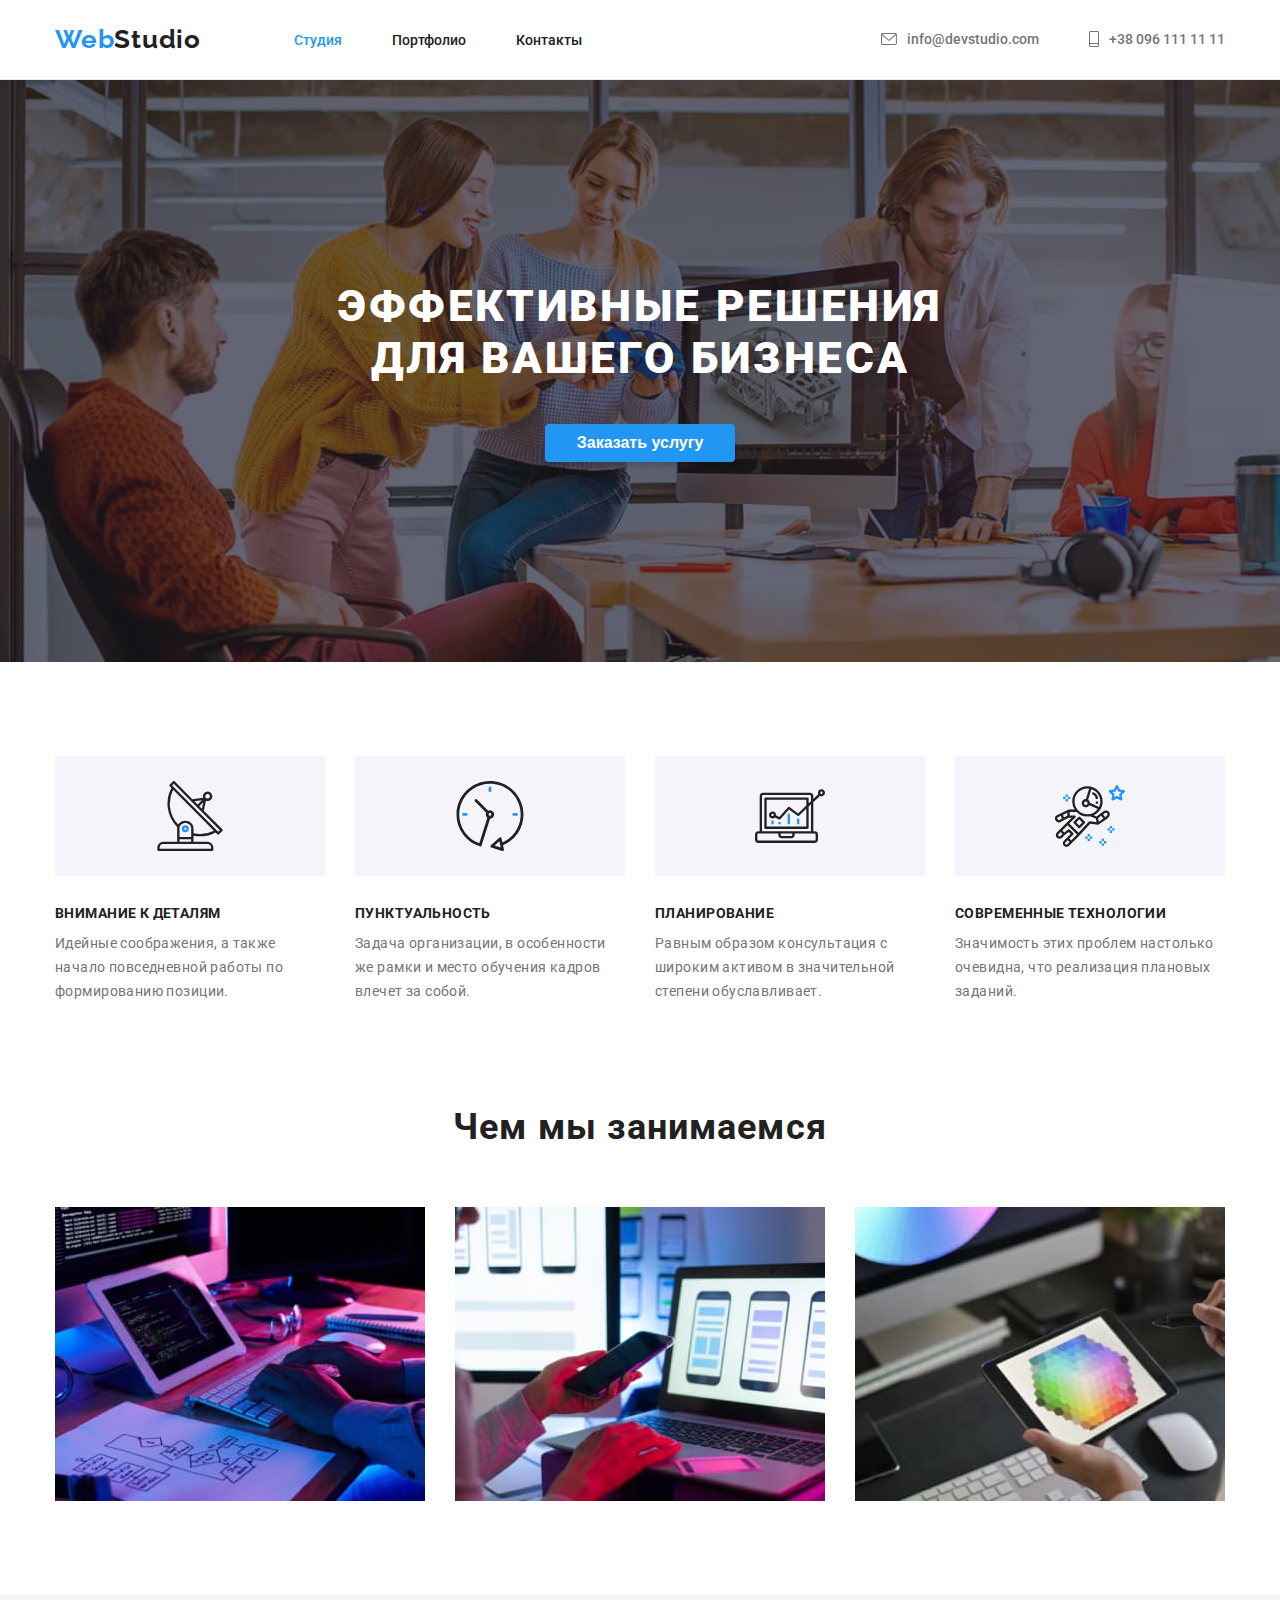
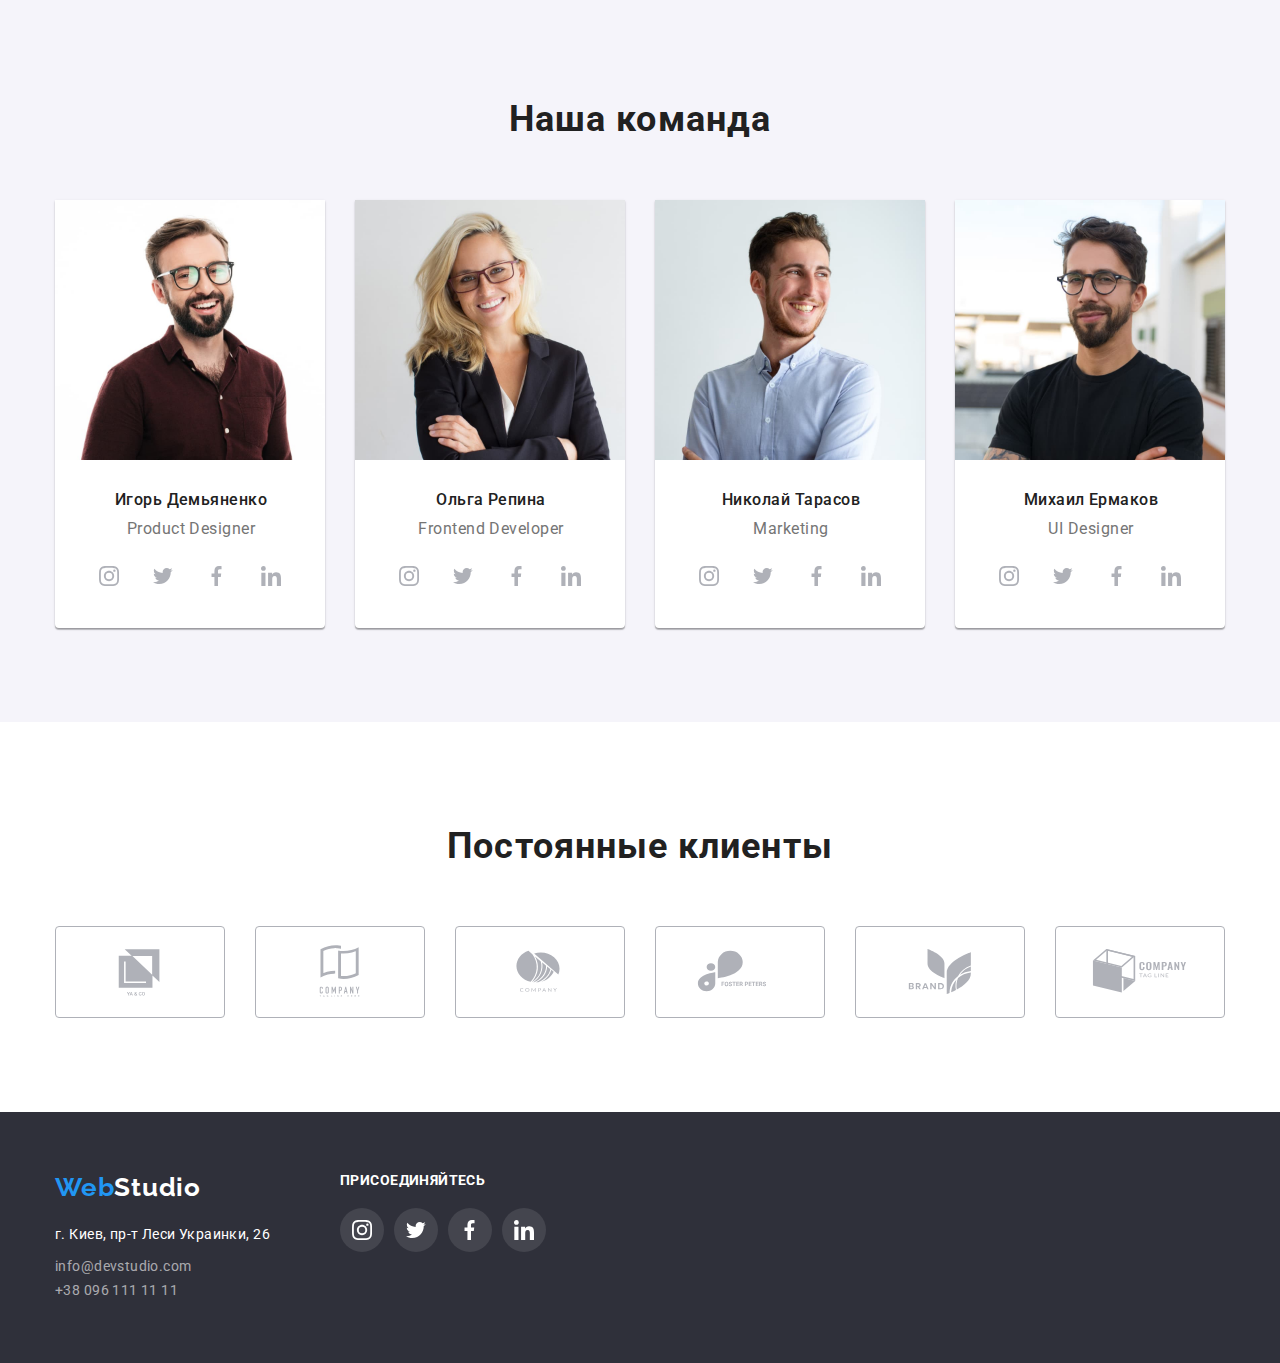
<file: index.html>
<!DOCTYPE html>
<html lang="ru">
<head>
    <meta charset="UTF-8">
    <meta http-equiv="X-UA-Compatible" content="IE=edge">
    <meta name="viewport" content="width=device-width, initial-scale=1.0">
    <title>Document</title>
    <link rel="preconnect" href="https://fonts.googleapis.com">
    <link rel="preconnect" href="https://fonts.googleapis.com">
    <link rel="preconnect" href="https://fonts.gstatic.com" crossorigin>
    <link href="https://fonts.googleapis.com/css2?family=Raleway:wght@700&family=Roboto:wght@400;500;700&display=swap" rel="stylesheet">
    <link rel="stylesheet" href="https://cdnjs.cloudflare.com/ajax/libs/modern-normalize/1.1.0/modern-normalize.min.css" integrity="sha512-wpPYUAdjBVSE4KJnH1VR1HeZfpl1ub8YT/NKx4PuQ5NmX2tKuGu6U/JRp5y+Y8XG2tV+wKQpNHVUX03MfMFn9Q==" crossorigin="anonymous" referrerpolicy="no-referrer" />
    <link rel="stylesheet" href="./css/reset.css">
    <link rel="stylesheet" href="./css/style.css">
</head>
<body>
    <header class="header">
        <div class="container header-container">
            <nav class="site-nav">
                <a href="./index.html" class="logo">Web<span>Studio</span> </a>
                    <ul class="nav-links">
                        <li class="nav-links-item"><a class="nav-links-link current" href="./index.html" >Студия</a></li>
                        <li class="nav-links-item"><a class="nav-links-link" href="./portfolio.html">Портфолио</a></li>
                        <li class="nav-links-item"><a class="nav-links-link" href="#">Контакты</a></li>
                    </ul>
            </nav>
            <ul class="contacts">
               <li class="contacts-item"><a class="contacts-link" href="mailto:info@devstudio.com">
                <svg class="mail-icon" width="16" height="12">
                    <use href="./images/sprite.svg#icon-envelopehover"></use>
                </svg>   
                    info@devstudio.com</a></li>
                <li class="contacts-item"><a class="contacts-link" href="tel:+380961111111">
                    <svg class="tel-icon" width="10" height="16">
                        <use href="./images/sprite.svg#icon-vector"></use>
                    </svg>
                    +38 096 111 11 11</a></li>
            </ul>
        </div>
    </header>
    <main>
        <section>
            <div class="hero">
                <div class="h1">
                    <h1>Эффективные решения для вашего бизнеса</h1>    
                </div>
                <div class="button-wrapper">
                    <button type="button" class="primary">Заказать услугу</button>
                </div>
            </div>
        </section>
        <section class="section">
            <div class="container">
                <h2 hidden>преимущества</h2>
                <ul class="about-us-list about-us-list-indent">
                    <li class="about-us about-us-antenna">
                        <div class="about-us-picture">
                            <svg class="about-us-picture-item" width="70" height="70">
                                <use href="./images/sprite.svg#icon-antenna-1"></use>
                            </svg>
                        </div>
                        <h3 class="list-of-benefits">Внимание к деталям</h3>
                        <p class="list-of-benefits-description">Идейные соображения, а также начало повседневной работы по формированию позиции.</p>        
                    </li>
                    <li class="about-us about-us-clock">
                        <div class="about-us-picture">
                            <svg class="about-us-picture-item" width="70" height="70">
                                <use href="./images/sprite.svg#icon-clock-1"></use>
                            </svg>
                        </div>
                         <h3 class="list-of-benefits">Пунктуальность</h3>
                         <p class="list-of-benefits-description">Задача организации, в особенности же рамки и место обучения кадров влечет за собой.</p>     
                    </li>
                    <li class="about-us about-us-diagram">
                        <div class="about-us-picture">
                            <svg class="about-us-picture-item" width="70" height="70">
                                <use href="./images/sprite.svg#icon-diagram-1"></use>
                            </svg>
                        </div>
                        <h3 class="list-of-benefits">Планирование</h3>
                        <p class="list-of-benefits-description">Равным образом консультация с широким активом в значительной степени обуславливает.</p>     
                    </li>    
                    <li class="about-us about-us-astronaut">
                        <div class="about-us-picture">
                            <svg class="about-us-picture-item" width="70" height="70">
                                <use href="./images/sprite.svg#icon-astronaut-1"></use>
                            </svg>
                        </div>
                        <h3 class="list-of-benefits">Современные технологии</h3>
                        <p class="list-of-benefits-description">Значимость этих проблем настолько очевидна, что реализация плановых заданий.</p>        
                    </li>
                </ul>
            </div>
        </section>
        <section class="section section-images">
            <div class="container">
                <h2 class="visible-title">Чем мы занимаемся</h2>
                <ul class="images">
                    <li class="images-indent"><img src="./images/img.jpg" alt="кодинг" width="370" height="294"></li>
                    <li class="images-indent"><img src="./images/img1.jpg" alt="стилизация" width="370" height="294" ></li>
                    <li class="images-indent"><img src="./images/img2.jpg" alt="адаптация" width="370" height="294" ></li>
                </ul>
            </div>
        </section>
        <section class="section team">
            <div class="container">
            <h2 class="visible-title">Наша команда</h2>
                <ul class="team-list">
                    <li class="employess-card">
                        <img src="./images/img3.jpg" alt="Игорь Демьяненко" width="270" height="260" >
                        <div class="employess-text">
                            <h3 class="employee-names">Игорь Демьяненко</h3>
                            <p lang="en" class="position-of-employees">Product Designer</p>
                            <ul class="social-list list">
                                <li class="social-list-item">
                                    <a class="social-list-link" href="">
                                        <svg class="social-list-icon" width="20" height="20">
                                            <use href="./images/sprite.svg#icon-instagram2"></use>
                                        </svg>
                                    </a>
                                </li>
                                <li class="social-list-item">
                                    <a class="social-list-link" href="">
                                        <svg class="social-list-icon" width="20" height="20">
                                            <use href="./images/sprite.svg#icon-vector5"></use>
                                        </svg>
                                    </a>
                                </li>
                                <li class="social-list-item">
                                    <a class="social-list-link" href="">
                                        <svg class="social-list-icon" width="20" height="20">
                                            <use href="./images/sprite.svg#icon-vector6"></use>
                                        </svg>
                                    </a>
                                </li>
                                <li class="social-list-item">
                                    <a class="social-list-link" href="">
                                        <svg class="social-list-icon" width="20" height="20">
                                            <use href="./images/sprite.svg#icon-linkedin1"></use>
                                        </svg>
                                    </a>
                                </li>
                            </ul>
                        </div>
                    </li>
                    <li class="employess-card">
                        <img src="./images/img4.jpg" alt="Ольга Репина" width="270" height="260" >
                        <div class="employess-text">
                            <h3 class="employee-names">Ольга Репина</h3>
                            <p lang="en" class="position-of-employees">Frontend Developer</p>
                            <ul class="social-list list">
                                <li class="social-list-item">
                                    <a class="social-list-link" href="">
                                        <svg class="social-list-icon" width="20" height="20">
                                            <use href="./images/sprite.svg#icon-instagram2"></use>
                                        </svg>
                                    </a>
                                </li>
                                <li class="social-list-item">
                                    <a class="social-list-link" href="">
                                        <svg class="social-list-icon" width="20" height="20">
                                            <use href="./images/sprite.svg#icon-vector5"></use>
                                        </svg>
                                    </a>
                                </li>
                                <li class="social-list-item">
                                    <a class="social-list-link" href="">
                                        <svg class="social-list-icon" width="20" height="20">
                                            <use href="./images/sprite.svg#icon-vector6"></use>
                                        </svg>
                                    </a>
                                </li>
                                <li class="social-list-item">
                                    <a class="social-list-link" href="">
                                        <svg class="social-list-icon" width="20" height="20">
                                            <use href="./images/sprite.svg#icon-linkedin1"></use>
                                        </svg>
                                    </a>
                                </li>
                            </ul>
                        </div>
                    </li>
                    <li class="employess-card">
                        <img src="./images/img5.jpg" alt="Николай Тарасов" width="270" height="260" >
                        <div class="employess-text">
                            <h3 class="employee-names">Николай Тарасов</h3>
                            <p lang="en" class="position-of-employees">Marketing</p>
                            <ul class="social-list list">
                                <li class="social-list-item">
                                    <a class="social-list-link" href="">
                                        <svg class="social-list-icon" width="20" height="20">
                                            <use href="./images/sprite.svg#icon-instagram2"></use>
                                        </svg>
                                    </a>
                                </li>
                                <li class="social-list-item">
                                    <a class="social-list-link" href="">
                                        <svg class="social-list-icon" width="20" height="20">
                                            <use href="./images/sprite.svg#icon-vector5"></use>
                                        </svg>
                                    </a>
                                </li>
                                <li class="social-list-item">
                                    <a class="social-list-link" href="">
                                        <svg class="social-list-icon" width="20" height="20">
                                            <use href="./images/sprite.svg#icon-vector6"></use>
                                        </svg>
                                    </a>
                                </li>
                                <li class="social-list-item">
                                    <a class="social-list-link" href="">
                                        <svg class="social-list-icon" width="20" height="20">
                                            <use href="./images/sprite.svg#icon-linkedin1"></use>
                                        </svg>
                                    </a>
                                </li>
                            </ul>
                        </div>
                    </li>
                    <li class="employess-card">
                        <img src="./images/img6.jpg" alt="Михаил Ермаков" width="270" height="260" >
                        <div class="employess-text">
                            <h3 class="employee-names">Михаил Ермаков</h3>
                            <p lang="en" class="position-of-employees">UI Designer</p>
                            <ul class="social-list list">
                                <li class="social-list-item">
                                    <a class="social-list-link" href="">
                                        <svg class="social-list-icon" width="20" height="20">
                                            <use href="./images/sprite.svg#icon-instagram2"></use>
                                        </svg>
                                    </a>
                                </li>
                                <li class="social-list-item">
                                    <a class="social-list-link" href="">
                                        <svg class="social-list-icon" width="20" height="20">
                                            <use href="./images/sprite.svg#icon-vector5"></use>
                                        </svg>
                                    </a>
                                </li>
                                <li class="social-list-item">
                                    <a class="social-list-link" href="">
                                        <svg class="social-list-icon" width="20" height="20">
                                            <use href="./images/sprite.svg#icon-vector6"></use>
                                        </svg>
                                    </a>
                                </li>
                                <li class="social-list-item">
                                    <a class="social-list-link" href="">
                                        <svg class="social-list-icon" width="20" height="20">
                                            <use href="./images/sprite.svg#icon-linkedin1"></use>
                                        </svg>
                                    </a>
                                </li>
                            </ul>
                        </div>
                    </li>
                </ul>
            </div>
        </section>
        <section class="section">
            <div class="container">
                <h2 class="visible-title">Постоянные клиенты</h2>
                <ul class="clients">
                    <li class="clients-link-item">
                        <a class="clients-link" href="">
                            <svg class="clients-icon" width="106" height="60">
                                <use href="./images/sprite.svg#icon-logo"></use>
                            </svg>
                        </a>
                    </li>
                    <li class="clients-link-item">
                        <a class="clients-link" href="">
                            <svg class="clients-icon" width="106" height="60">
                                <use href="./images/sprite.svg#icon-logo1"></use>
                            </svg>
                        </a>
                    </li>
                    <li class="clients-link-item">
                        <a class="clients-link" href="">
                            <svg class="clients-icon" width="106" height="60">
                                <use href="./images/sprite.svg#icon-logo2"></use>
                            </svg>
                        </a>
                    </li>
                    <li class="clients-link-item">
                        <a class="clients-link" href="">
                            <svg class="clients-icon" width="106" height="60">
                                <use href="./images/sprite.svg#icon-logo3"></use>
                            </svg>
                        </a>
                    </li>
                    <li class="clients-link-item">
                        <a class="clients-link" href="">
                            <svg class="clients-icon" width="106" height="60">
                                <use href="./images/sprite.svg#icon-logo4"></use>
                            </svg>
                        </a>
                    </li>
                    <li class="clients-link-item">
                        <a class="clients-link" href="">
                            <svg class="clients-icon" width="106" height="60">
                                <use href="./images/sprite.svg#icon-logo5"></use>
                            </svg>
                        </a>
                    </li>
                </ul>
            </div>
        </section>
    </main>
    <footer class="footer">
        <section class="container footer-section">
            <h2 hidden>контакты</h2>
            <div class="footer-container">
                <div class="logo-footer-block">
                    <a href="./index.html" class="logo-footer">Web<span class="logo-studio-footer">Studio</span> </a>
                </div>
            <address>    
                <ul>
                    <li class="footer-list address">г. Киев, пр-т Леси Украинки, 26</li>
                    <li class="footer-list"><a class="contacts-footer" href="mailto:info@devstudio.com">info@devstudio.com</a></li>
                    <li class="footer-list"><a class="contacts-footer" href="tel:+380961111111">+38 096 111 11 11</a></li>
                </ul>
            </address>
        </div>
        <div class="footer-container-social-netwok">
            <p class="footer-social-list-text">присоединяйтесь</p>
            <ul class="social-list">
                <li class="social-list-item">
                    <a class="footer-social-list-link" href="">
                        <svg class="footer-social-link" width="20" height="20">
                            <use href="./images/sprite.svg#icon-instagram2"></use>
                        </svg>
                    </a>
                </li>
                <li class="social-list-item">
                    <a class="footer-social-list-link" href="">
                        <svg class="footer-social-link" width="20" height="20">
                            <use href="./images/sprite.svg#icon-vector5"></use>
                        </svg>
                    </a>
                </li>
                <li class="social-list-item">
                    <a class="footer-social-list-link" href="">
                        <svg class="footer-social-link" width="20" height="20">
                            <use href="./images/sprite.svg#icon-vector6"></use>
                        </svg>
                    </a>
                </li>
                <li class="social-list-item">
                    <a class="footer-social-list-link" href="">
                        <svg class="footer-social-link" width="20" height="20">
                            <use href="./images/sprite.svg#icon-linkedin1"></use>
                        </svg>
                    </a>
                </li>
            </ul>
        </div>
        </section>      
    </footer>
</body>
</html>
</file>
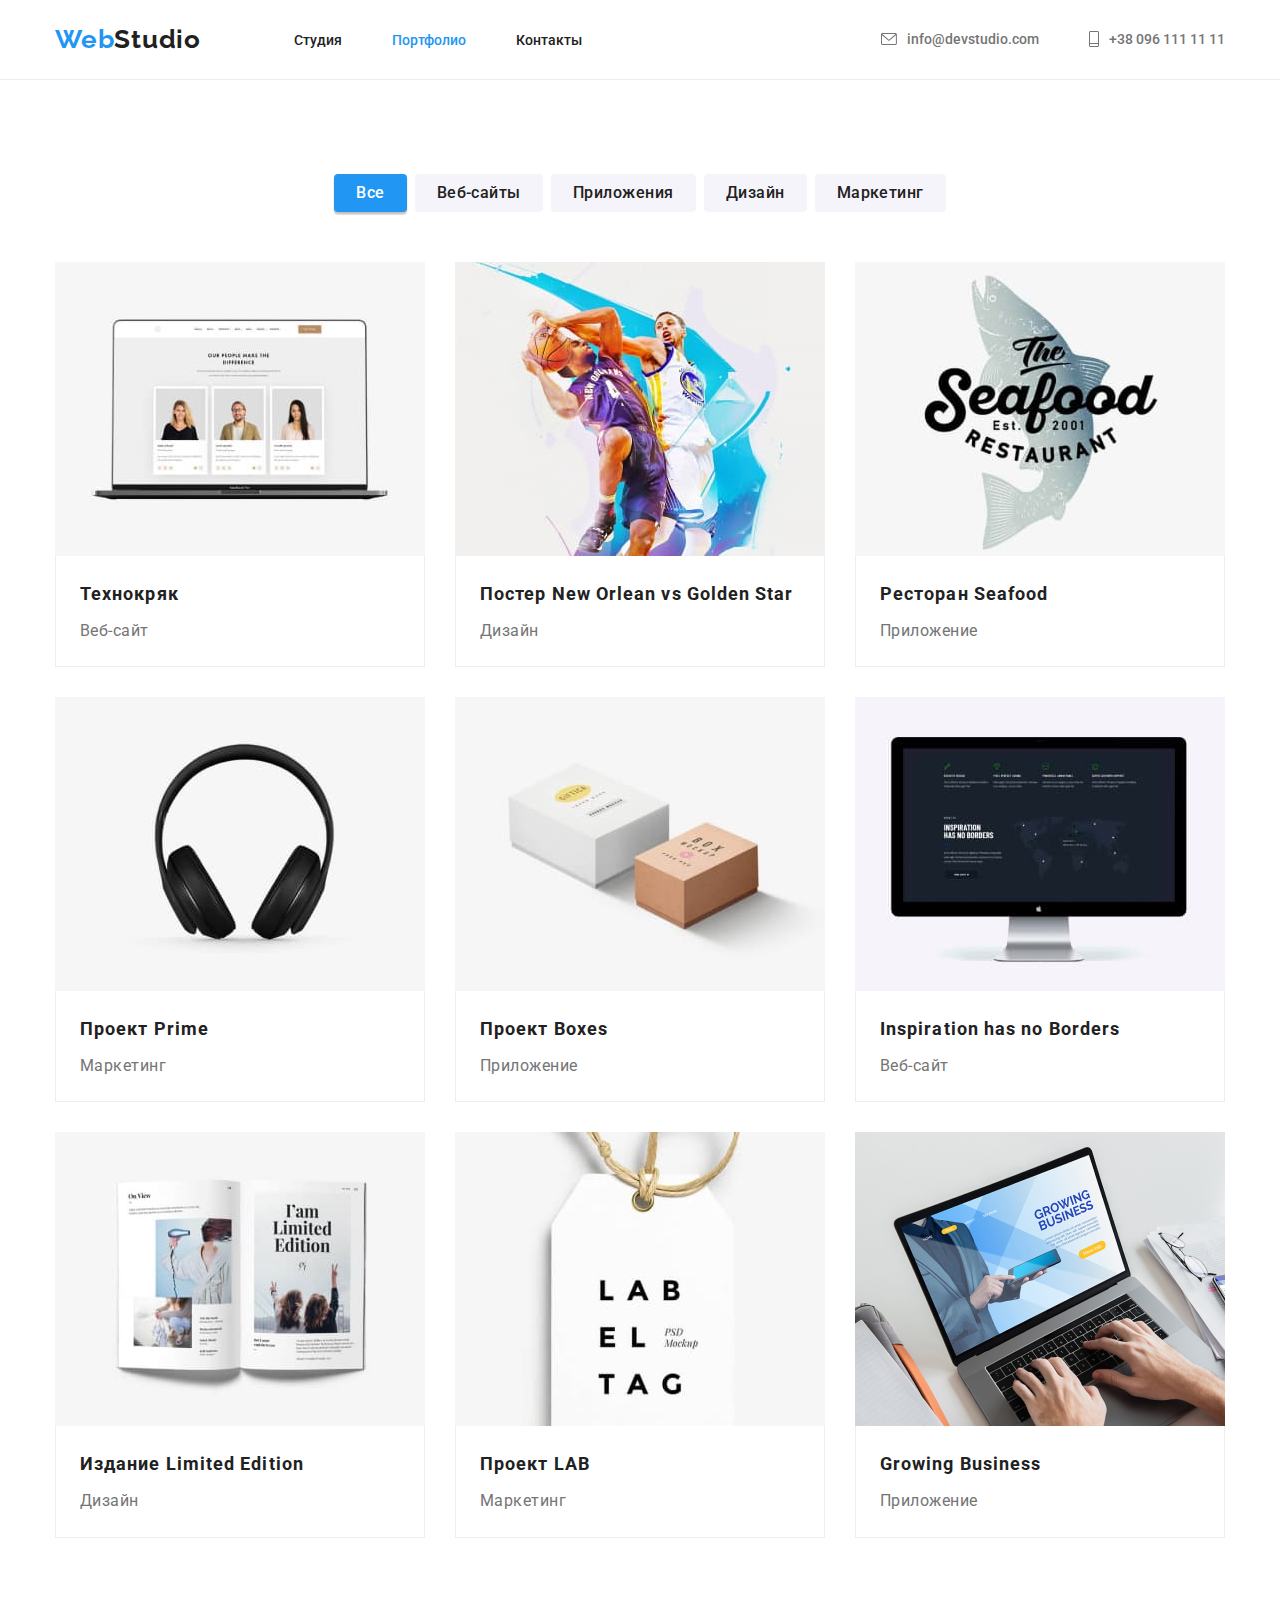
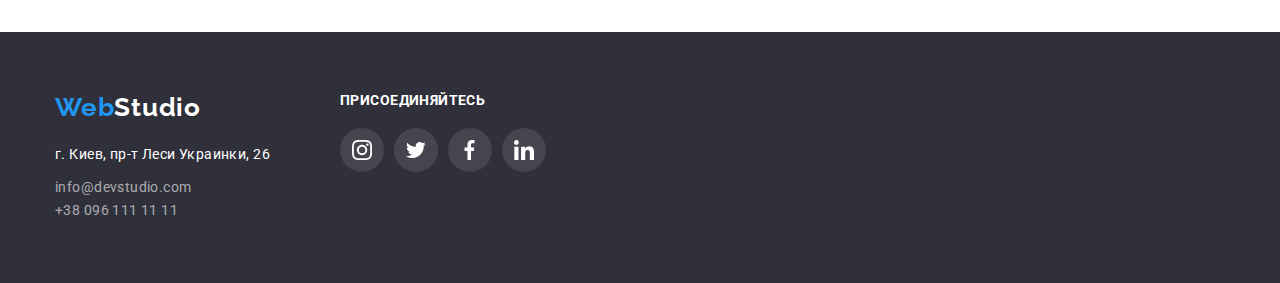
<file: portfolio.html>
<!DOCTYPE html>
<html lang="ru">
<head>
    <meta charset="UTF-8">
    <meta http-equiv="X-UA-Compatible" content="IE=edge">
    <meta name="viewport" content="width=device-width, initial-scale=1.0">
    <title>Document</title>
    <link rel="preconnect" href="https://fonts.googleapis.com">
    <link rel="preconnect" href="https://fonts.googleapis.com">
    <link rel="preconnect" href="https://fonts.gstatic.com" crossorigin>
    <link href="https://fonts.googleapis.com/css2?family=Raleway:wght@700&family=Roboto:wght@400;500;700&display=swap" rel="stylesheet">
    <link rel="stylesheet" href="https://cdnjs.cloudflare.com/ajax/libs/modern-normalize/1.1.0/modern-normalize.min.css" integrity="sha512-wpPYUAdjBVSE4KJnH1VR1HeZfpl1ub8YT/NKx4PuQ5NmX2tKuGu6U/JRp5y+Y8XG2tV+wKQpNHVUX03MfMFn9Q==" crossorigin="anonymous" referrerpolicy="no-referrer" />
    <link rel="stylesheet" href="./css/reset.css">
    <link rel="stylesheet" href="./css/style.css">
</head>
<body>
    <header class="header">
        <div class="container header-container">
            <nav class="site-nav">
                <a href="./index.html" class="logo">Web<span>Studio</span> </a>
                    <ul class="nav-links">
                        <li class="nav-links-item"><a class="nav-links-link" href="./index.html" >Студия</a></li>
                        <li class="nav-links-item"><a class="nav-links-link current" href="./portfolio.html">Портфолио</a></li>
                        <li class="nav-links-item"><a class="nav-links-link" href="#">Контакты</a></li>
                    </ul>
            </nav>
            <ul class="contacts">
               <li class="contacts-item"><a class="contacts-link" href="mailto:info@devstudio.com">
                <svg class="mail-icon" width="16" height="12">
                    <use href="./images/sprite.svg#icon-envelopehover"></use>
                </svg>   
                    info@devstudio.com</a></li>
                <li class="contacts-item"><a class="contacts-link" href="tel:+380961111111">
                    <svg class="tel-icon" width="10" height="16">
                        <use href="./images/sprite.svg#icon-vector"></use>
                    </svg>
                    +38 096 111 11 11</a></li>
            </ul>
        </div>
    </header>
    <main>
        <section class="section">
            <div class="container">
            <h1 hidden>Наши проекты</h1>
                <ul class="button-list">
                    <li class="button-item">
                        <button type="button" class="button all">Все</button>
                    </li>
                    <li class="button-item">
                        <button type="button" class="button">Веб-сайты</button>
                    </li>
                    <li class="button-item">
                        <button type="button" class="button">Приложения</button>
                    </li>
                    <li class="button-item">
                        <button type="button" class="button">Дизайн</button>
                    </li>
                    <li class="button-item">
                        <button type="button" class="button">Маркетинг</button>
                    </li>
                </ul>
                <ul class="cards-container">
                    <li class="cards-block">
                        <img src="./images/portfolio-img.jpg" alt="вид сайта на ноуте" width="370" height="294">
                        <div class="cards-text">
                            <h2 class="cards">Технокряк</h2>
                            <p class="cards-type">Веб-сайт</p>
                        </div>
                    </li>
                    <li class="cards-block">
                        <img src="./images/portfolio-img1.jpg" alt="баскетбол" width="370" height="294">
                        <div class="cards-text">
                            <h2 class="cards">Постер New Orlean vs Golden Star</h2> 
                            <p class="cards-type">Дизайн</p>
                        </div>
                    </li>
                    <li class="cards-block">
                        <img src="./images/portfolio-img2.jpg" alt="логотип" width="370" height="294">
                        <div class="cards-text">
                            <h2 class="cards">Ресторан Seafood</h2> 
                            <p class="cards-type">Приложение</p>
                        </div>
                    </li>
                    <li class="cards-block">
                        <img src="./images/portfolio-img3.jpg" alt="наушники" width="370" height="294">
                        <div class="cards-text">
                            <h2 class="cards">Проект Prime</h2> 
                            <p class="cards-type">Маркетинг</p>
                        </div>
                    </li>
                    <li class="cards-block">
                        <img src="./images/portfolio-img4.jpg" alt="коробки" width="370" height="294">
                        <div class="cards-text">
                            <h2 class="cards">Проект Boxes</h2> 
                            <p class="cards-type">Приложение</p>
                        </div>
                    </li>
                    <li class="cards-block">
                        <img src="./images/portfolio-img5.jpg" alt="монитор" width="370" height="294">
                        <div class="cards-text">
                            <h2 class="cards">Inspiration has no Borders</h2>
                            <p class="cards-type">Веб-сайт</p>
                        </div>
                    </li>
                    <li class="cards-block">
                        <img src="./images/portfolio-img6.jpg" alt="книга" width="370" height="294">
                        <div class="cards-text">
                            <h2 class="cards">Издание Limited Edition</h2> 
                            <p class="cards-type">Дизайн</p>
                        </div>
                    </li>
                    <li class="cards-block">
                        <img src="./images/portfolio-img7.jpg" alt="буквы" width="370" height="294">
                        <div class="cards-text">
                            <h2 class="cards">Проект LAB</h2> 
                            <p class="cards-type">Маркетинг</p>
                        </div>
                    </li>
                    <li class="cards-block">
                        <img src="./images/portfolio-img8.jpg" alt="работа за ноутом" width="370" height="294">
                        <div class="cards-text">
                            <h2 class="cards">Growing Business</h2>
                            <p class="cards-type">Приложение</p>
                        </div>
                    </li>
                </ul>
            </div>
        </section>
    </main>
    <footer class="footer">
        <section class="container footer-section">
            <h2 hidden>контакты</h2>
            <div class="footer-container">
                <div class="logo-footer-block">
                    <a href="./index.html" class="logo-footer">Web<span class="logo-studio-footer">Studio</span> </a>
                </div>
            <address>    
                <ul>
                    <li class="footer-list address">г. Киев, пр-т Леси Украинки, 26</li>
                    <li class="footer-list"><a class="contacts-footer" href="mailto:info@devstudio.com">info@devstudio.com</a></li>
                    <li class="footer-list"><a class="contacts-footer" href="tel:+380961111111">+38 096 111 11 11</a></li>
                </ul>
            </address>
        </div>
        <div class="footer-container-social-netwok">
            <p class="footer-social-list-text">присоединяйтесь</p>
            <ul class="social-list">
                <li class="social-list-item">
                    <a class="footer-social-list-link" href="">
                        <svg class="footer-social-link" width="20" height="20">
                            <use href="./images/sprite.svg#icon-instagram2"></use>
                        </svg>
                    </a>
                </li>
                <li class="social-list-item">
                    <a class="footer-social-list-link" href="">
                        <svg class="footer-social-link" width="20" height="20">
                            <use href="./images/sprite.svg#icon-vector5"></use>
                        </svg>
                    </a>
                </li>
                <li class="social-list-item">
                    <a class="footer-social-list-link" href="">
                        <svg class="footer-social-link" width="20" height="20">
                            <use href="./images/sprite.svg#icon-vector6"></use>
                        </svg>
                    </a>
                </li>
                <li class="social-list-item">
                    <a class="footer-social-list-link" href="">
                        <svg class="footer-social-link" width="20" height="20">
                            <use href="./images/sprite.svg#icon-linkedin1"></use>
                        </svg>
                    </a>
                </li>
            </ul>
        </div>
        </section>      
    </footer>
</body>
</html>
</file>
<file: css/style.css>
/* variables */
:root {
    --primary-font-family: 'Roboto', sans-serif;
    --secondary-font-family: 'Raleway', sans-serif;
    --primary-color: #212121;
    --secondary-color: #757575;
    --white-color: #fff;
    --accent-color: #2196f3;
    --background-secondary-color: #2F303A;
    --icons-color: #AFB1B8;
}
/* basic settings */
body  {
    font-size: 14px;
    font-weight: 400;
    font-style: normal;
    font-family:var(--primary-font-family);
    color: var(--primary-color);
    background-color: var(--white-color);
}
img {
    display: block;
    max-width: 100%;
    height: auto;
}
.section {
    padding: 94px 0;
}
h1, h2, h3, h4, h5, h6 {
    font-family: var(--primary-font-family)
}
/* header */
.header {
    background-color: var(--white-color);
    border-bottom: 1px solid #ECECEC;
}

.container {
    width: 1200px;
    margin: 0 auto;
    padding: 0 15px;
}
.site-nav,
.contacts,
.nav-links,
.header-container {
    display: flex;
}
.site-nav .nav-links-link.current {
color: var(--accent-color);
}
.header-container {
    justify-content: space-between;
}
.logo {
font-family:var(--secondary-font-family);
font-weight: bold;
font-size: 26px;
line-height: calc(31 / 26);
letter-spacing: 0.03em;
color: var(--accent-color);
margin-right: 93px;
padding: 24px 0;
}
.logo span {
    color: var(--primary-color);
}
.nav-links-item:not(:last-child) {
    margin-right: 50px;
}
.contacts-item:not(:last-child) {
    margin-right: 50px;
}
.nav-links-link,
.contacts-link {
    padding: 31px 0;
    display: flex;
    align-items: center;
    justify-content: baseline;
    align-self:baseline;
    color: var(--primary-color);
    font-weight: 500;
}
.contacts-link {
    color: var(--secondary-color);
    fill: var(--secondary-color);
}

.site-nav {
    align-items: center;
}
.mail-icon,
.tel-icon {
    margin-right: 10px;
}

.nav-links-link:hover,
.contacts-link:hover,
.nav-links-link:focus,
.contacts-link:focus {
    color: var(--accent-color);
    fill: var(--accent-color);
}
h1 {
    font-weight: 900;
    font-size: 44px;
    line-height: 1,44;
    text-align: center;
    letter-spacing: 0.06em;
    text-transform: uppercase;
    color: var(--white-color);
    margin-bottom: 40px;
}
.h1 {
    width: 696px;
    display: flex;
    justify-content: center;
}
.list-of-benefits {
    font-weight: 700;
    font-size: 14px;
    line-height: 1.14;
    letter-spacing: 0.03em;
    text-transform: uppercase;
    margin-bottom: 10px;
    width: 270px;
}
.list-of-benefits-description {
    font-family: Roboto;
    font-weight: 400;
    font-size: 14px;
    line-height: 1.7;
    letter-spacing: 0.03em;
    color: var(--secondary-color);
    width: 270px;
}
.list-of-benefits-icon {
    margin: 25px 100px;
}
.hero {
    background-color: var(--background-secondary-color);
    display: flex;
    flex-direction: column;
    justify-content: center;
    align-items: center;
    padding: 200px 0;
    background-image: linear-gradient(
            rgba(47, 48, 58, 0.4),
            rgba(47, 48, 58, 0.4) 
        ), 
        url("../images/imghero.jpg");
    background-size:cover;
    margin: 0 auto;
}
.about-us-list {
    display: flex;
}
.about-us-list-indent {
padding-bottom: 0;
}
.about-us:not(:last-child) {
    margin-right: 30px;
}
.about-us-picture {
    display: block;
    content: "";
    height: 120px;
    background-size: contain;
    background-repeat: no-repeat;
    background-position: center;
    background-color: #F5F4FA;
    display: flex;
    align-items: center;
    justify-content: center;
    margin-bottom: 30px;
}
.team {
    background-color: #F5F4FA;
}
.visible-title {
    font-weight: 700;
    font-size: 36px;
    line-height: 1.67;
    text-align: center;
    letter-spacing: 0.03em;
    margin-bottom: 50px;
}
.team-list {
    display: flex;
    padding-top: 0;
}
.section-images {
    padding-top: 0;
}
.images {
    display: flex;
}
.images-indent:not(:last-child) {
    margin-right: 30px;
}
.employess-card:not(:last-child) {
    margin-right: 30px;
}
.employess-card {
    box-shadow: 0px 1px 3px rgba(0, 0, 0, 0.12), 0px 1px 1px rgba(0, 0, 0, 0.14), 0px 2px 1px rgba(0, 0, 0, 0.2);
    border-radius: 0px 0px 4px 4px;
    background-color: var(--white-color);
    box-shadow: 0px 1px 3px rgba(0, 0, 0, 0.12), 0px 1px 1px rgba(0, 0, 0, 0.14), 0px 2px 1px rgba(0, 0, 0, 0.2);
}
.employee-names {
    font-weight: 500;
    font-size: 16px;
    line-height: 1.19;
    text-align: center;
    letter-spacing: 0.03em;
    margin-bottom: 10px;
}
.employess-text {
    padding-top: 30px;
    padding-bottom: 30px;
    padding-left: 32px;
    padding-right: 30px;
}
.position-of-employees {
    font-weight: 400;
    font-size: 16px;
    line-height: 1.19;
    text-align: center;
    letter-spacing: 0.03em;
    color: var(--secondary-color);
    margin-bottom: 16px;
}
.social-list-link {
    display: flex;
    align-items: center;
    justify-content: center;
    width: 44px;
    height: 44px;
    border-radius: 50%;
    fill: var(--icons-color);
}
.social-list-link:hover,
.social-list-link:focus {
    fill: var(--white-color);
}
.social-list-link:hover,
.social-list-link:focus {
    background-color: var(--accent-color);
}
.social-list {
    display: flex;
}
.social-list-item:not(:last-child) {
    margin-right: 10px;
}
/*sectoin clients*/
.clients {
    display: flex;
}
.clients-link {
    display: flex;
    align-items: center;
    justify-content: center;
    width: 170px;
    height: 92px;
    fill: #AFB1B8;
    border: 1px solid #AFB1B8;
    box-sizing: border-box;
    border-radius: 4px;
}
.clients-link-item:not(:last-child) {
    margin-right: 30px;
}
.clients-link:hover,
.clients-link:focus {
    fill: var(--accent-color);
    border: 1px solid #2196F3;
    box-sizing: border-box;
    border-radius: 4px;
}
.footer {
    background-color: var(--background-secondary-color);
    padding: 60px 0;
    margin: 0 auto;
}
.footer-section {
    display: flex;
}
.footer-container {
    display: flex;
    flex-direction: column;
    align-items: baseline;
    margin-right: 70px;
}
.footer-container-social-network {
    display: flex;
    flex-direction: column;
}
.footer-social-list-link {
    display: flex;
    align-items: center;
    justify-content: center;
    width: 44px;
    height: 44px;
    border-radius: 50%;
    fill: var(--white-color);
    background-color: rgba(255, 255, 255, 0.1);
}
.footer-social-list-link:hover,
.footer-social-list-link:focus {
    background-color: var(--accent-color);
}
.footer-social-list-text {
    font-family: 'Roboto';
    font-style: normal;
    font-weight: 700;
    font-size: 14px;
    line-height: 16px;
    letter-spacing: 0.03em;
    text-transform: uppercase;
    color: var(--white-color);
    margin-bottom: 20px; 
}
.logo-footer-block {
    margin-bottom: 20px;
}
.logo-footer {
    font-family: var(--secondary-font-family);
    font-weight: 700;
    font-size: 26px;
    line-height: 1.19;
    letter-spacing: 0.03em;
    color: var(--accent-color);
    font-style: normal;
}
.logo-studio-footer {
    color: var(--white-color);
}
.address {
    font-weight: 400;
    font-style: normal;
    font-size: 14px;
    line-height: 1.7;
    letter-spacing: 0.03em;
    color: var(--white-color);
    margin-bottom: 9px;
}
.contacts-footer {
    font-weight: 400;
    font-size: 14px;
    line-height: 1.7;
    letter-spacing: 0.03em;
    color: rgba(255, 255, 255, 0.6);
    font-style: normal;
}
.footer-list-:not(:last-child) {
    margin-bottom: 9px;
}
/* button */
.button {
    font-family: var(--primary-font-family);
    font-weight: 500;
    font-size: 16px;
    line-height: 1.6;
    text-align: center;
    letter-spacing: 0.03em;
    color: var(--primary-color);
    background-color: #F5F4FA;
    padding: 6px 22px;
    border-radius: 4px;
}

.button:hover,
.button:focus {
    color: var(--white-color);
    background-color: var(--accent-color);
    box-shadow: 0px 3px 1px rgba(0, 0, 0, 0.1), 0px 1px 2px rgba(0, 0, 0, 0.08), 0px 2px 2px rgba(0, 0, 0, 0.12);
}
.all {
    color: var(--white-color);
    background-color: var(--accent-color);
    box-shadow: 0px 3px 1px rgba(0, 0, 0, 0.1), 0px 1px 2px rgba(0, 0, 0, 0.08), 0px 2px 2px rgba(0, 0, 0, 0.12);
}
.button-item:not(:last-child) {
    margin-right: 8px;
}
.button-list {
    display: flex;
    margin-bottom: 50px;
    justify-content: center;
}
.primary {
    box-shadow: 0px 4px 4px rgba(0, 0, 0, 0.15);
    border-radius: 4px;
    padding: 10px 32px;
    font-weight: 700;
    font-size: 16px;
    color: var(--white-color);
    background-color: var(--accent-color);
}
.primary:hover,
.primary:focus {
    background-color: #188CE8;
}
.button-wrapper {
    display: flex;
    justify-content: center;
}
.cards {
    font-weight: 700;
    font-size: 18px;
    line-height: 2;
    letter-spacing: 0.06em;
    color: var(--primary-color);
    padding-bottom: 4px;
}
.cards-type {
    font-weight: 400;
    font-size: 16px;
    line-height: 1.9;
    letter-spacing: 0.03em;
    color: var(--secondary-color)
}
.cards-text {
    padding: 20px 24px;
    border: 1px solid #EEEEEE;
    border-top: none;
}
.cards-block {
    margin-top: 30px;
    margin-left: 30px;
}
.cards-block:hover {
    box-shadow: 0px 1px 1px rgba(0, 0, 0, 0.12), 0px 4px 4px rgba(0, 0, 0, 0.06), 1px 4px 6px rgba(0, 0, 0, 0.16);
}
.cards-block:nth-child(3n+1) {
    margin-left: 0;
}
.cards-block:nth-child(-n+3) {
    margin-top: 0;
}

.cards-container {
    display: flex;
    flex-direction: row;
    align-items: flex-start;
    flex-wrap: wrap;
}
</file>
